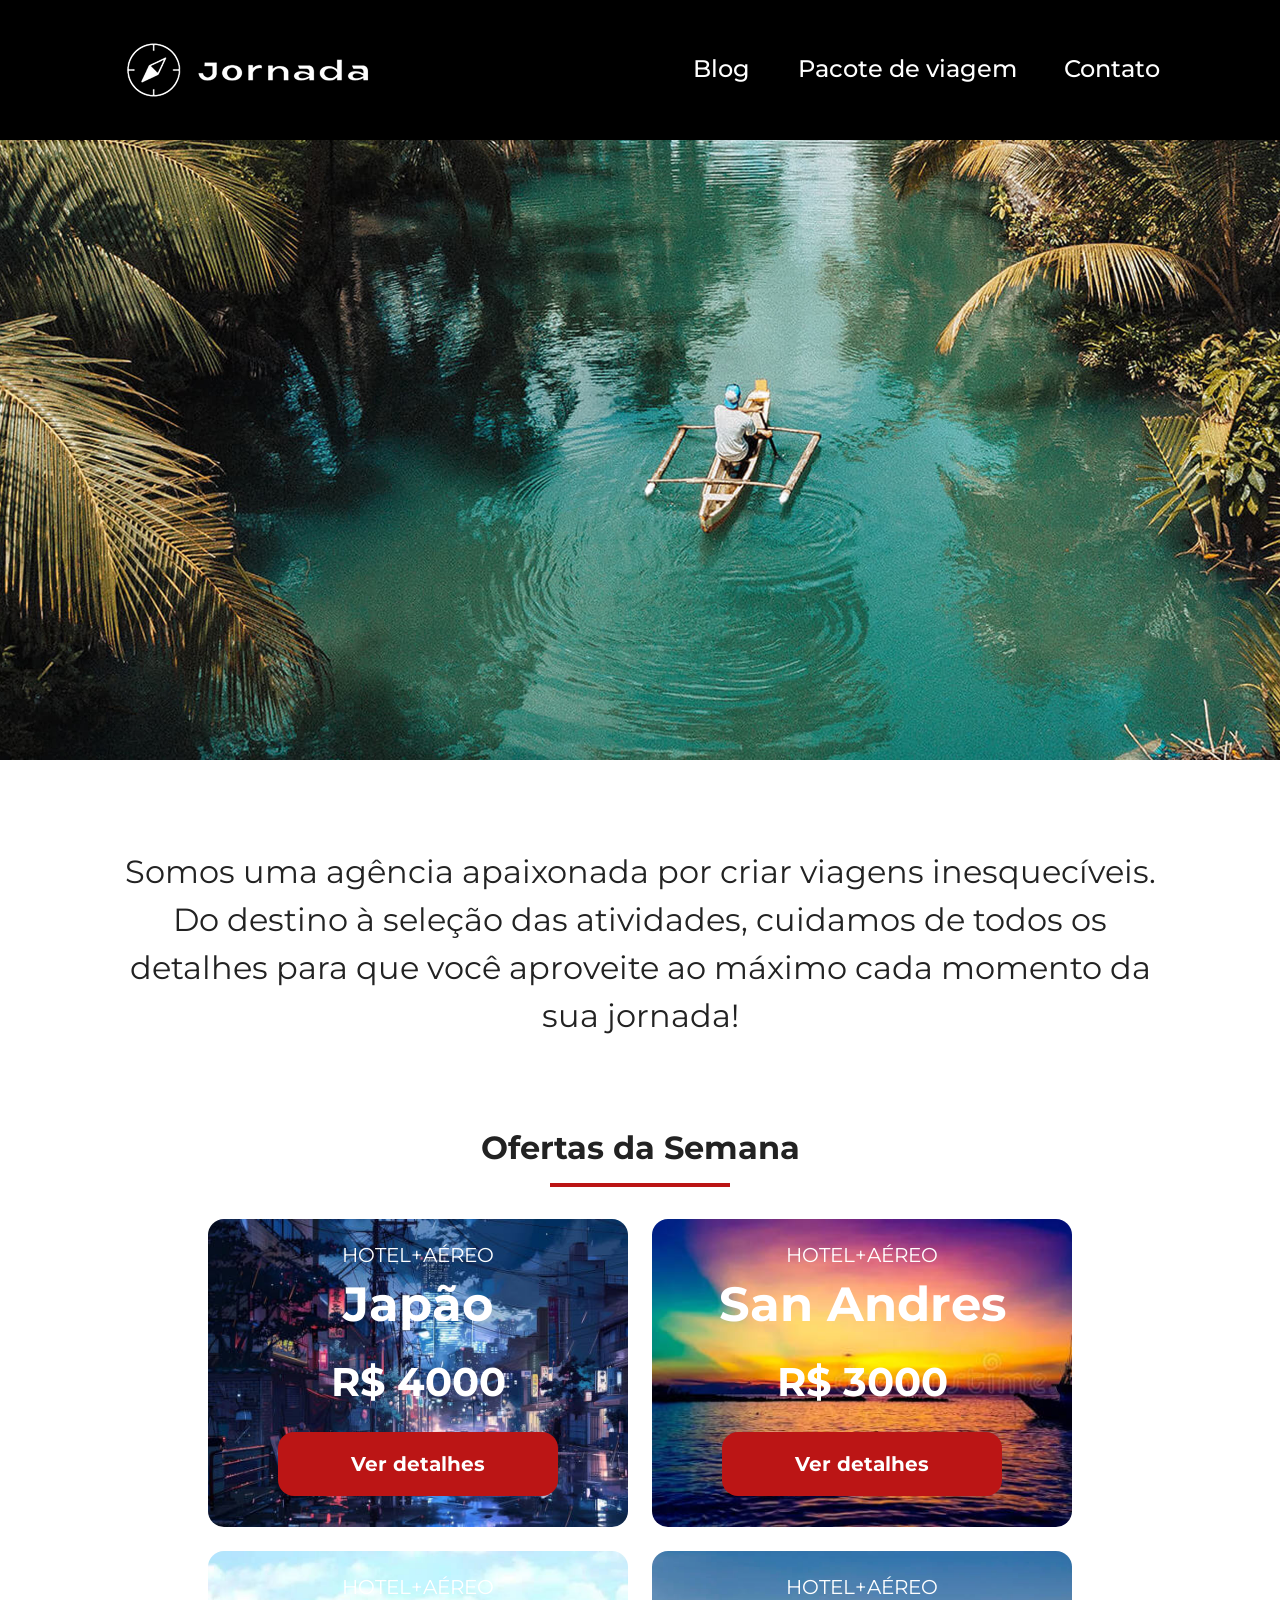
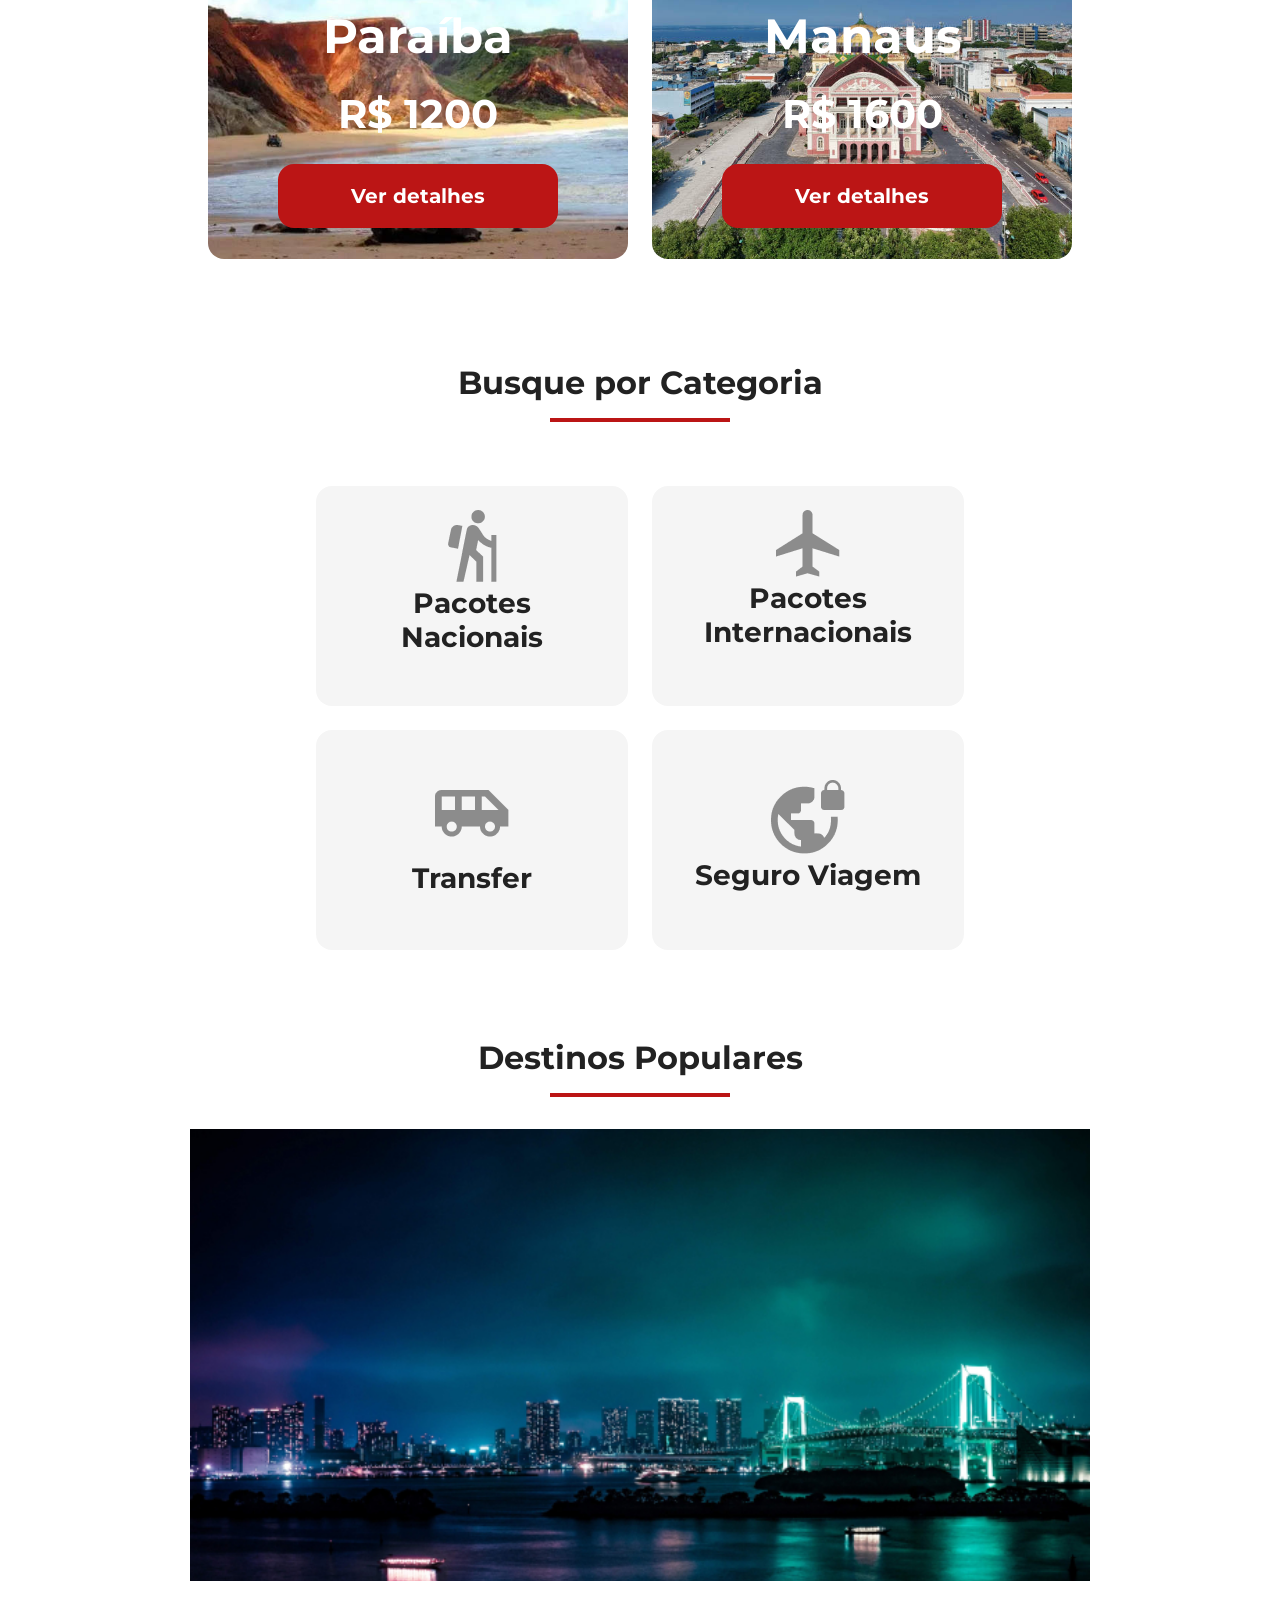
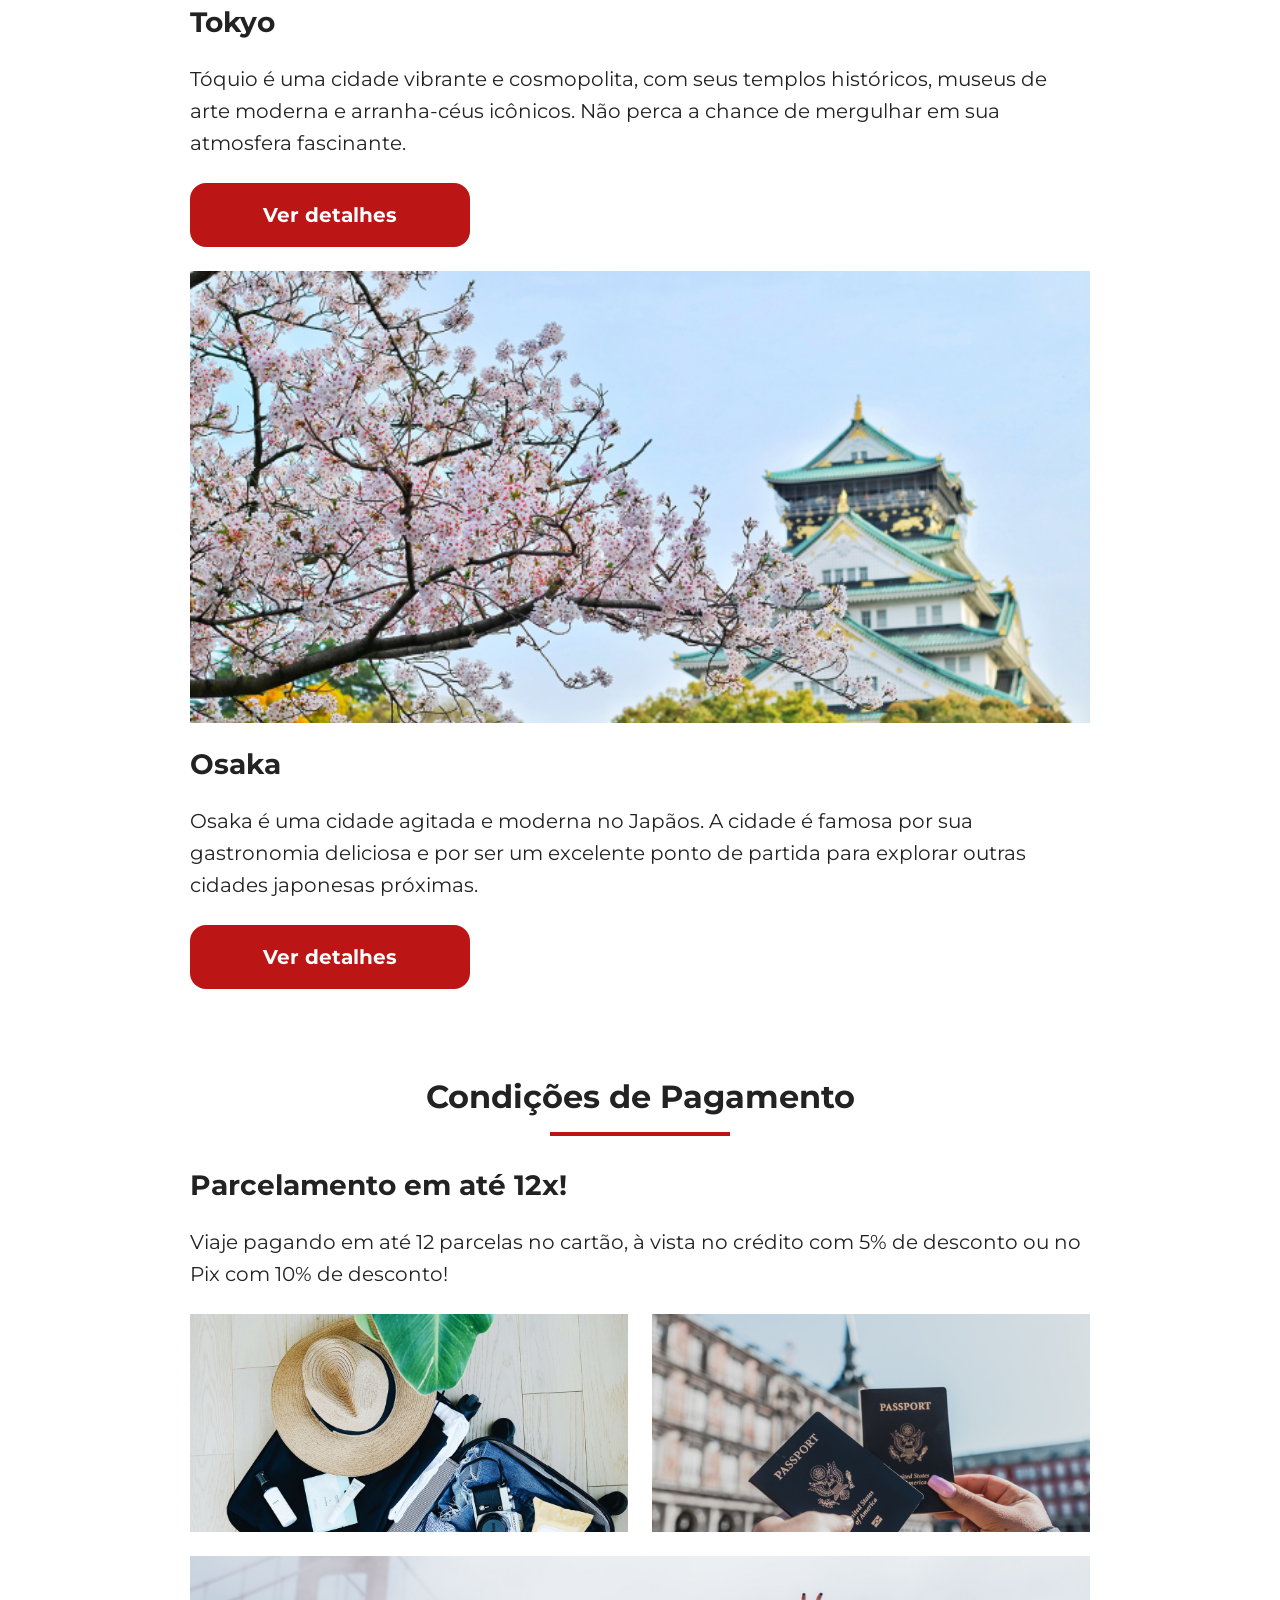
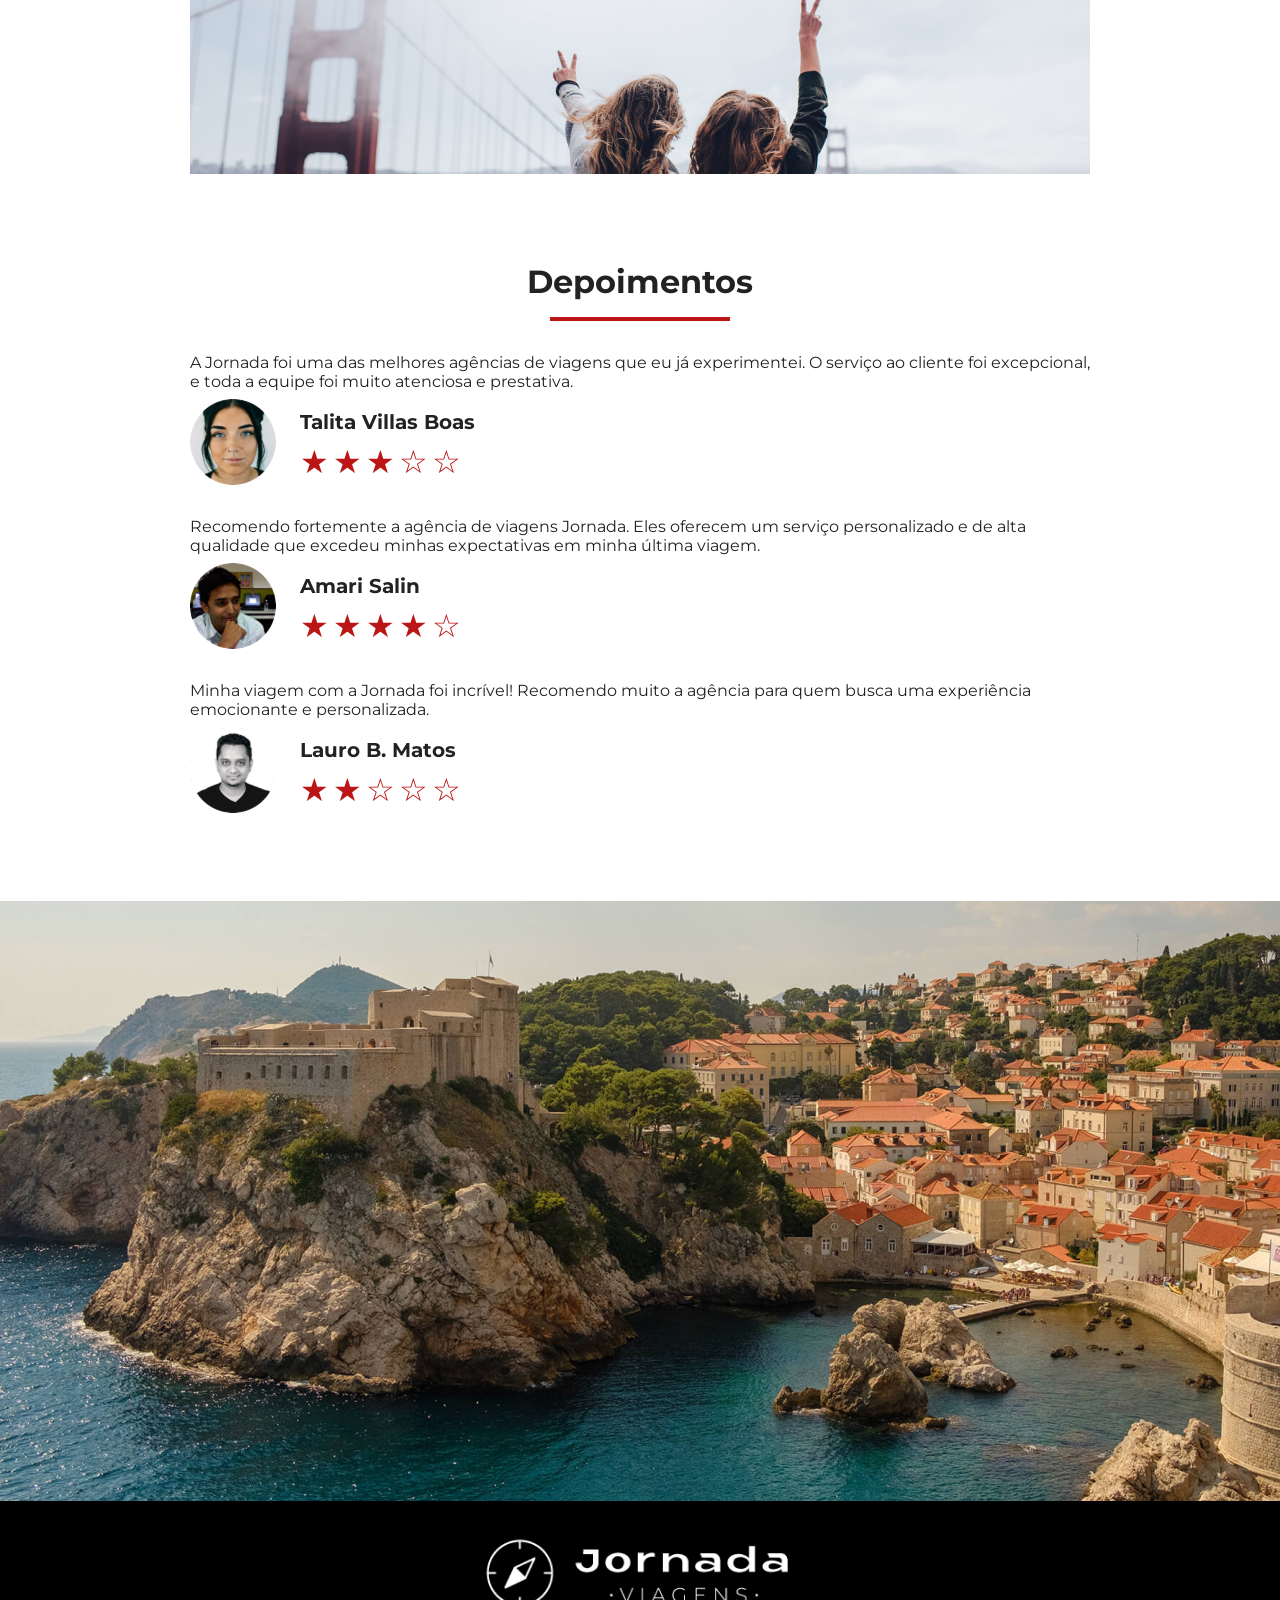
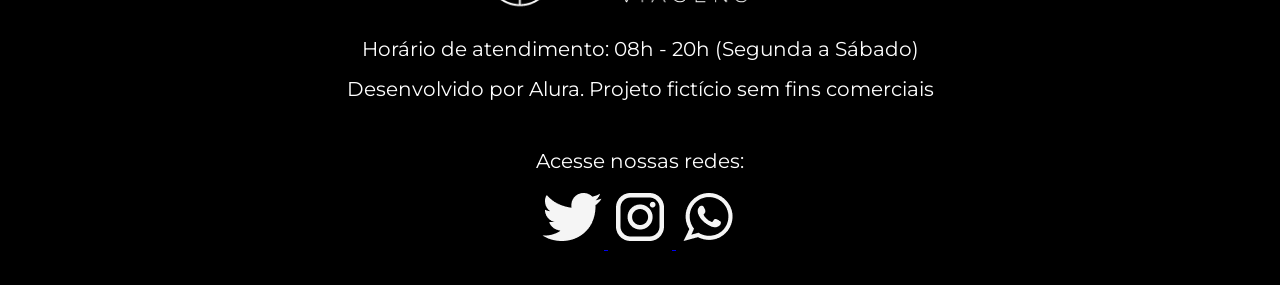
<file: index.html>
<!DOCTYPE html>
<html lang="pt-br">
  <head>
    <meta charset="UTF-8" />
    <meta name="viewport" content="width=device-width, initial-scale=1.0" />
    <meta name="description" content="Jornada Viagens, uma agência apaixonada por criar viagens inesquecíveis"/>
    <meta name="og: title" content="Jornada Viagens"/>
    <meta name="og: description" content="Jornada Viagens, uma agência apaixonada por criar viagens inesquecíveis"/>
    <meta name="og: image" content="https://RenataCV.github.io/jornada-viagens/img/logo-footer.png"/>
    <meta name="og: type" content="website"/>
    <meta name="og: url" content="https://RenataCV.github.io/jornada-viagens"/>
    <link rel="icon" href="favico-branco.svg" type="xml/svg">
    <link rel="stylesheet" href="css/style.css" />
    <title>Jornada Viagens</title>
  </head>
  <body>
    <header class="main-header">
      <a class="logo" href="index.html" title="voltar para a página inicial">
        <img 
          class="img-mobile" 
          src="img/bussola-jornada-branca.png" 
          alt="Bussola do logo Jornada Viagens na cor branca"
        />
        <img 
          class="img-desktop"
          src="img/bussola-text-jornada-branca.png" 
          alt="Logo Jornada Viagens na cor branca"
        />
      </a>
      <div class="navigation-menu">
        <label for="menu">
          <img src="img/menu.png" alt="menu">
        </label>
        <input type="checkbox" id="menu" hidden />
        <nav>
          <ul class="list-links">
            <li><a href="blog.html" target="_blank" title="Acessar Blog">Blog</a></li>
            <li><a href="pacotes-de-viagens.html" target="_blank" title="Acessar Pacotes de viagem">Pacote de viagem</a></li>
            <li><a href="contato.html" target="_blank" title="Acessar contato">Contato</a></li>
          </ul>
        </nav>        
      </div>
    </header>
    <secttion class="hero">
      <div class="hero-img"></div>
      <h2>
        Somos uma agência apaixonada por criar viagens inesquecíveis. Do destino à seleção das atividades, cuidamos de todos os detalhes para que você aproveite ao máximo cada momento da sua jornada!
      </h2>
    </secttion>
    <section class="offers">
      <div class="section-title">
        <h2>Ofertas da Semana</h2>
        <hr />
      </div>
      <div class="offers-cards">
        <article class="card japao">
          <header>
            <p>HOTEL+AÉREO</p>
            <h3>
              Japão <br /> 
              <span>R$ 4000</span>
            </h3>
          </header>
          <footer>
            <a href="#" class="buttom">Ver detalhes</a>
          </footer>
        </article>
        <article class="card san-andreas">
          <header>
            <p>HOTEL+AÉREO</p>
            <h3>
              San Andres <br /> 
              <span>R$ 3000</span>
            </h3>
          </header>
          <footer>
            <a href="#" class="buttom">Ver detalhes</a>
          </footer>
        </article>
        <article class="card paraiba">
          <header>
            <p>HOTEL+AÉREO</p>
            <h3>
              Paraíba <br /> 
              <span>R$ 1200</span>
            </h3>
          </header>
          <footer>
            <a href="#" class="buttom">Ver detalhes</a>
          </footer>
        </article>
        <article class="card manaus">
          <header>
            <p>HOTEL+AÉREO</p>
            <h3>
              Manaus <br /> 
              <span>R$ 1600</span>
            </h3>
          </header>
          <footer>
            <a href="#" class="buttom">Ver detalhes</a>
          </footer>
        </article>
      </div>
    </section>
    <section class="categories">
      <div class="section-title">
        <h2>Busque por Categoria</h2>
        <hr />
      </div>
      <div class="categories-cards">
        <a 
          class="card"
          href="#"
          target="_blank"
          title="Busque pela categoria Pacotes Nacionais"
        >
          <img 
            src="img/icone-pacotes-nacionais.png" 
            alt="ícone cinza representando uma pessoa fazendo tracking"
          />
          <h3 class="content-title">
            Pacotes <br />
            Nacionais
          </h3>
        </a>
        
        <a 
          class="card"
          href="#"
          target="_blank"
          title="Busque pela categoria Pacotes Internacionais"
        >
          <img 
            src="img/icone-pacotes-interacionais.png" 
            alt="ícone cinza representando um avião"
          />
          <h3 class="content-title">
            Pacotes <br />
            Internacionais
          </h3>
        </a>
        
        <a 
          class="card single-line transfer"
          href="#"
          target="_blank"
          title="Busque pela categoria Transfer"
        >
          <img 
            src="img/icone-transfer.png" 
            alt="ícone cinza representando um ônibus"
          />
          <h3 class="content-title">Transfer</h3>
        </a>
        <a 
          class="card single-line"
          href="#"
          target="_blank"
          title="Busque pela categoria Seguro Viagem"
        >
          <img 
            src="img/icone-seguro-viagem.png" 
            alt="ícone cinza representando um avião"
          />
          <h3 class="content-title">Seguro Viagem</h3>
        </a>
      </div>
    </section>
    <section class="destinations">
      <div class="section-title">
        <h2>Destinos Populares</h2>
        <hr />
      </div>
      <div class="destination-items">
        <article class="item tokyo">
          <header>
            <div class="img-item"></div>
            <h3 class="content-title">Tokyo</h3>
          </header>
          <p class="content-text">Tóquio é uma cidade vibrante e cosmopolita, com seus templos históricos, museus de arte moderna e arranha-céus icônicos. Não perca a chance de mergulhar em sua atmosfera fascinante.</p>
          <footer>
            <a 
              href="#" 
              class="buttom"
              target="_blank"
              title="Veja mais detalhes do destino Tokyo"
              >Ver detalhes</a>
          </footer>
        </article>
        <article class="item osaka">
          <header>
            <div class="img-item"></div>
            <h3 class="content-title">Osaka</h3>
          </header>
          <p class="content-text">Osaka é uma cidade agitada e moderna no Japãos. A cidade é famosa por sua gastronomia deliciosa e por ser um excelente ponto de partida para explorar outras cidades japonesas próximas.</p>
          <footer>
            <a 
            href="#" 
            class="buttom"
            target="_blank"
            title="Veja mais detalhes do destino Osaka"
            >Ver detalhes</a>
          </footer>
        </article>
      </div>
    </section>
    <section class="payments">
      <div class="section-title">
        <h2>Condições de Pagamento</h2>
        <hr />
      </div>
      <div class="content-container">
        <div class="text-content">
          <h3 class="content-title">Parcelamento em até 12x!</h3>
          <p class="content-text">
            Viaje pagando em até 12 parcelas no cartão, à vista no crédito com 5% de desconto ou no Pix com 10% de desconto!
          </p>
        </div>
        <div class="image-gallery">
          <div class="image first"></div>
          <div class="image second"></div>
          <div class="image thirdy colspan-2"></div>
        </div>
      </div>
    </section>
    <section class="testimonials">
      <div class="section-title">
        <h2>Depoimentos</h2>
        <hr />
        <div class="testimonial-container">
          <article>
            <header>
              <p>A Jornada foi uma das melhores agências de viagens que eu já experimentei. O serviço ao cliente foi excepcional, e toda a equipe foi muito atenciosa e prestativa.</p>
            </header>
            <footer>
              <img src="img/profile-1.png" alt="Imagem de perfil da cliente Talita Villas Boas">
              <div class="profile-content">
                <h3>Talita Villas Boas</h3>
                <div class="rating">
                  <span class="star">★</span>
                  <span class="star">★</span>
                  <span class="star">★</span>
                  <span class="star">☆</span>
                  <span class="star">☆</span>
                </div>
              </div>
            </footer>
          </article>
          <article>
            <header>
              <p>Recomendo fortemente a agência de viagens Jornada. Eles oferecem um serviço personalizado e de alta qualidade que excedeu minhas expectativas em minha última viagem.</p>
            </header>
            <footer>
              <img src="img/profile-2.png" alt="Imagem de perfil do cliente Amari Salin">
              <div class="profile-content">
                <h3>Amari Salin</h3>
                <div class="rating">
                  <span class="star">★</span>
                  <span class="star">★</span>
                  <span class="star">★</span>
                  <span class="star">★</span>
                  <span class="star">☆</span>
                </div>
              </div>
            </footer>
          </article>
          <article>
            <header>
              <p>Minha viagem com a Jornada foi incrível! Recomendo muito a agência para quem busca uma experiência emocionante e personalizada.</p>
            </header>
            <footer>
              <img src="img/profile-3.png" alt="Imagem de perfil do cliente Lauro B. Matos">
              <div class="profile-content">
                <h3>Lauro B. Matos</h3>
                <div class="rating">
                  <span class="star">★</span>
                  <span class="star">★</span>
                  <span class="star">☆</span>
                  <span class="star">☆</span>
                  <span class="star">☆</span>
                </div>
              </div>
            </footer></article>
        </div>
      </div>
    </section>
    <section class="bottom-hero">
      <div class="hero-img"></div>
    </section>
    <footer class="main-footer">
      <div class="footer-content">
        <img src="img/logo-footer.png" alt="logo completo Jornada Viagens">
        <p>Horário de atendimento: 08h - 20h (Segunda a Sábado)</p>
        <p>Desenvolvido por Alura. Projeto fictício sem fins comerciais</p>
      </div>
      <div class="footer-social">
        <p>Acesse nossas redes:</p>
        <a href="#" target="_blank" title="Acesse o Twitter do Jornada Viagens"
          ><img 
            src="img/icon-twitter.png" 
            alt="Ícone do twitter na cor branca"
          />
        </a>
        <a href="#" target="_blank" title="Acesse o Instagram do Jornada Viagens"
          ><img 
            src="img/icon-instagram.png" 
            alt="Ícone do Instagram na cor branca"
          />
        </a>
        <a href="#" target="_blank" title="Entre em concato através do WhatsApp do Jornada Viagens"
          ><img 
            src="img/icon-whatsapp.png" 
            alt="Ícone do WhatsApp na cor branca"
          />
        </a>
      </div>
    </footer>
  </body>
</html>
</file>
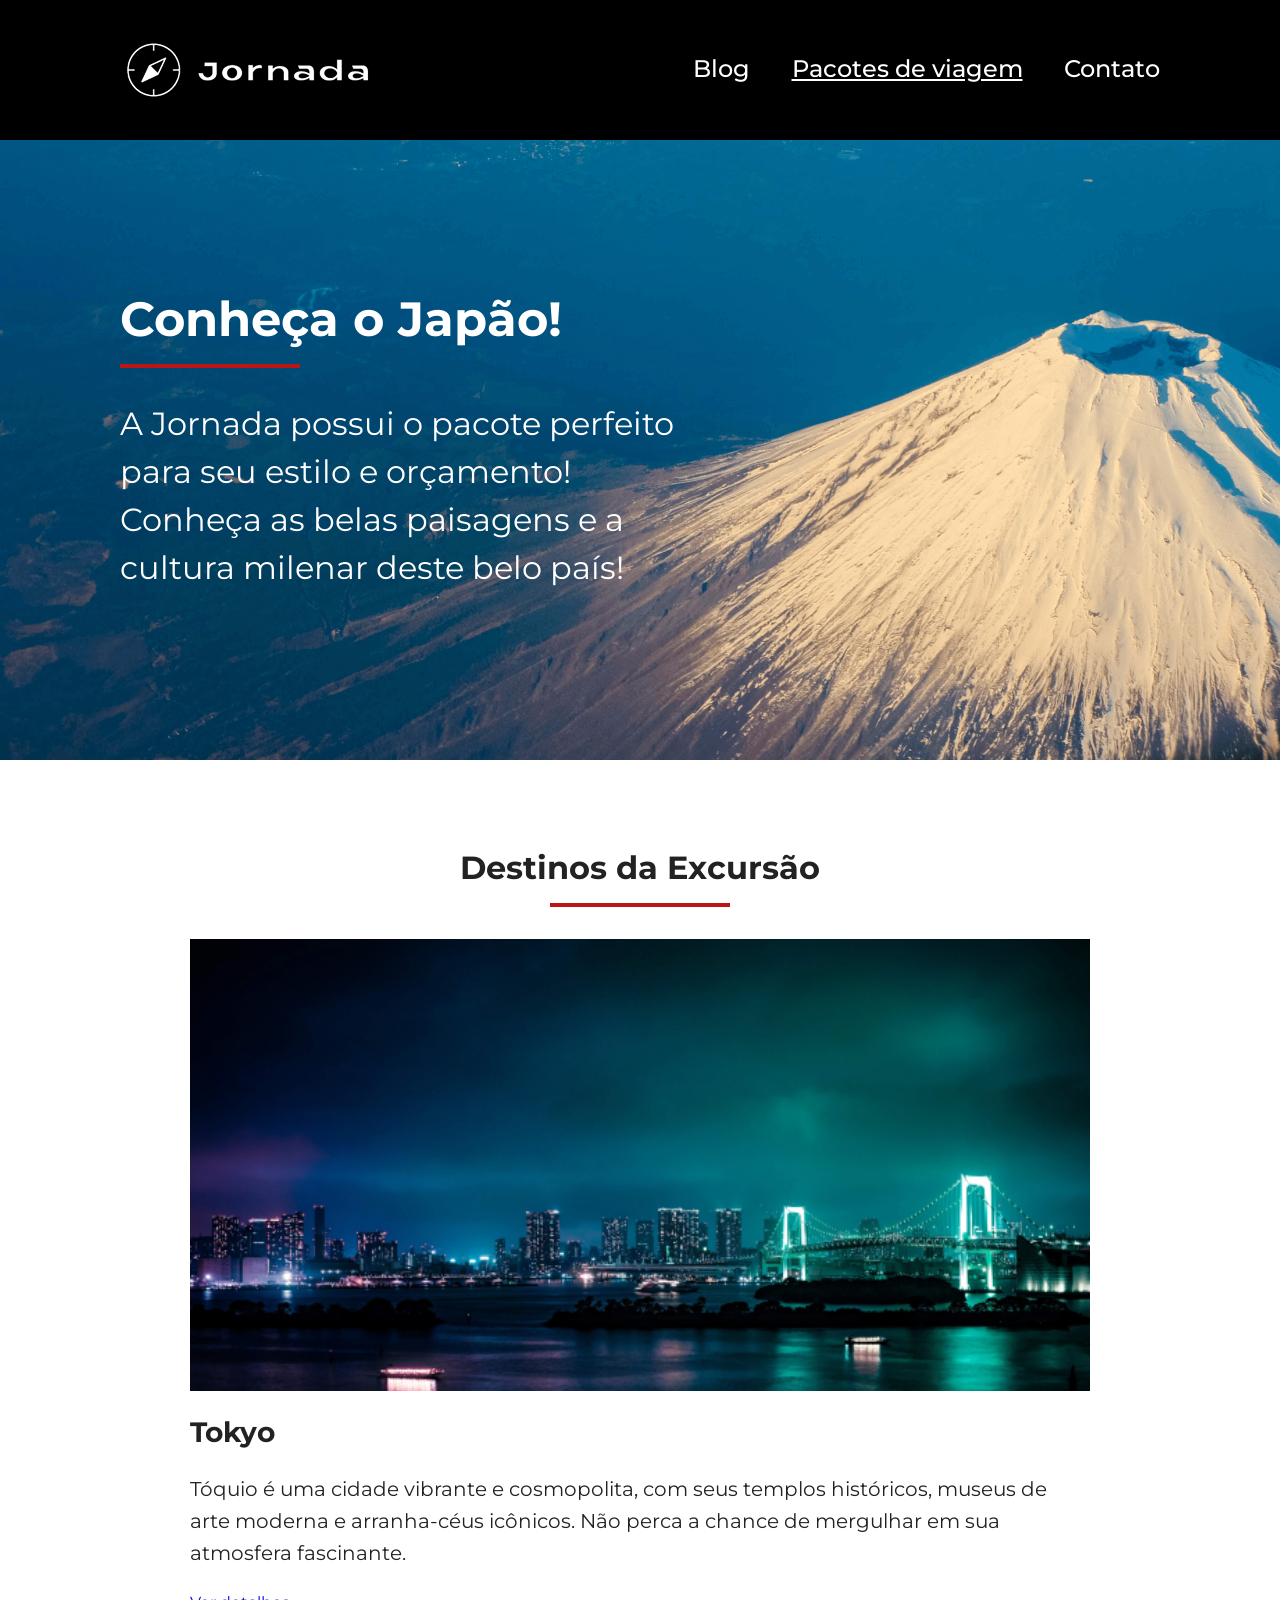
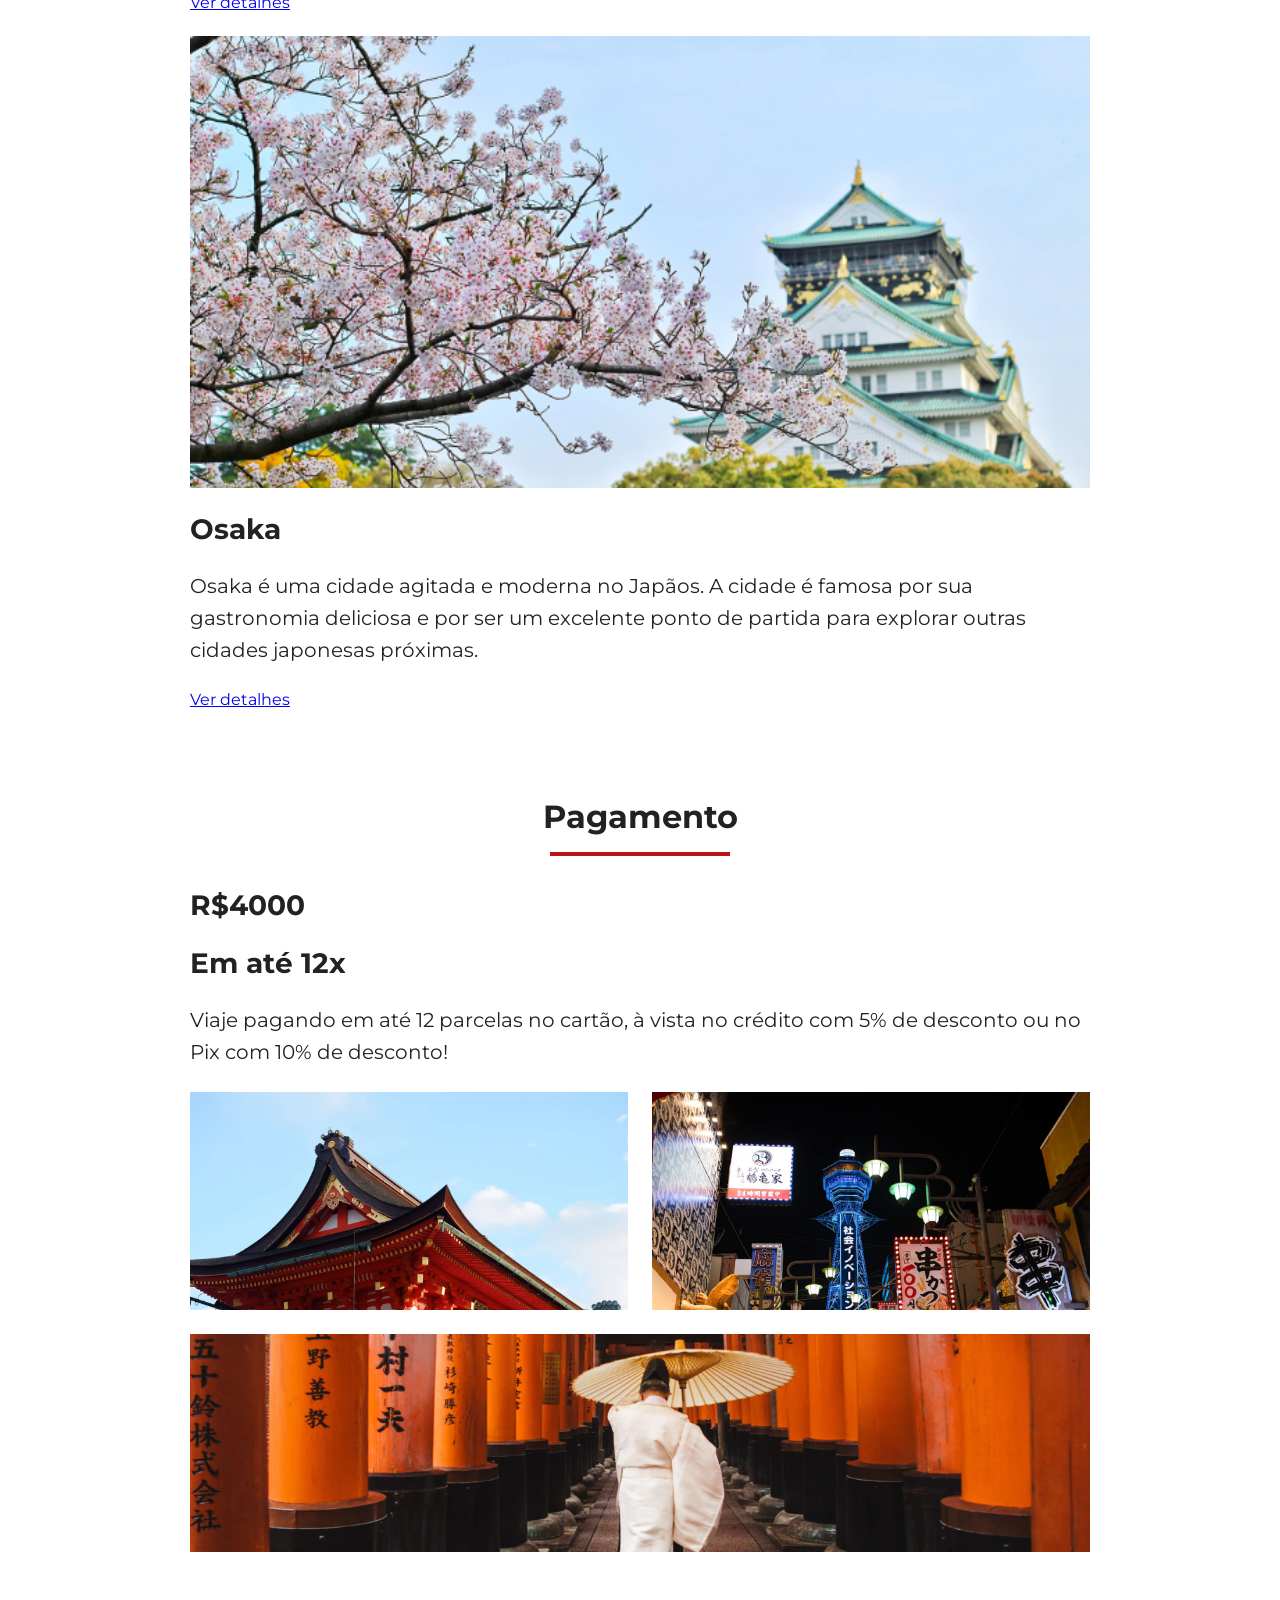
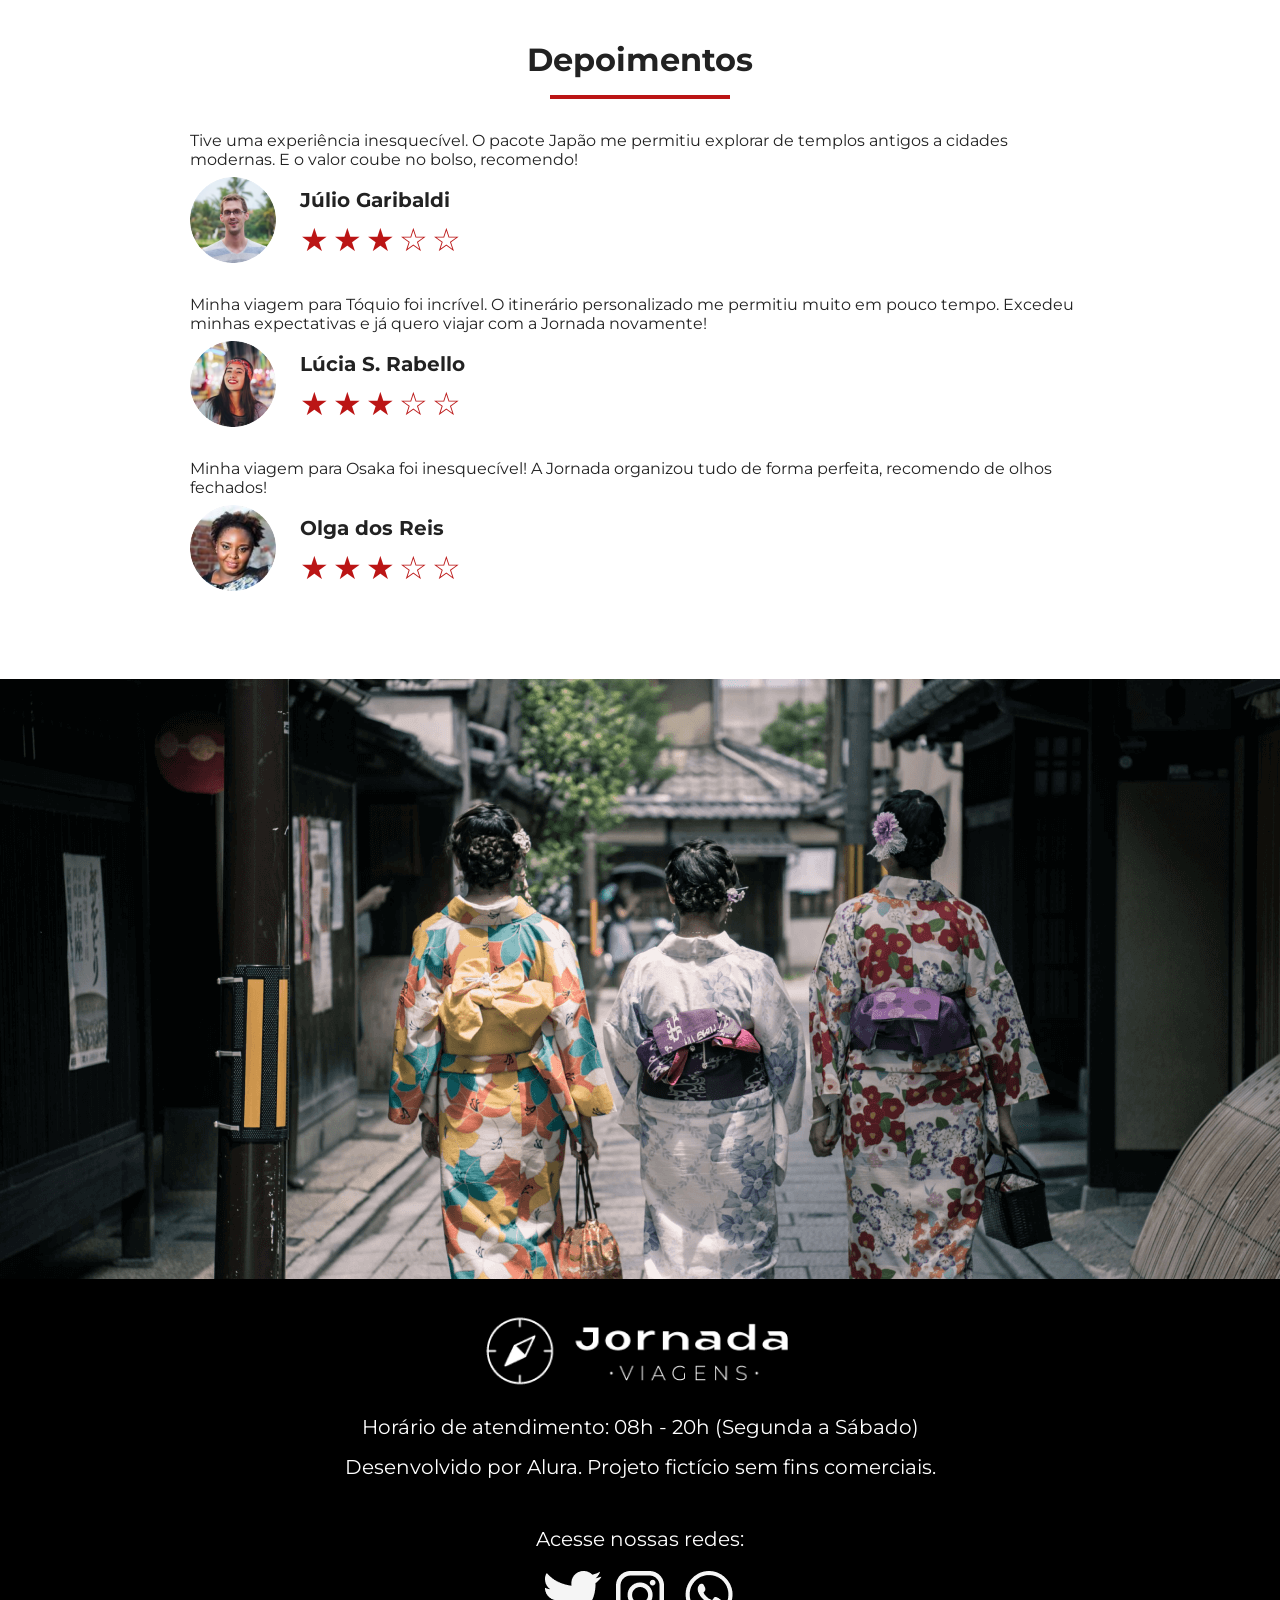
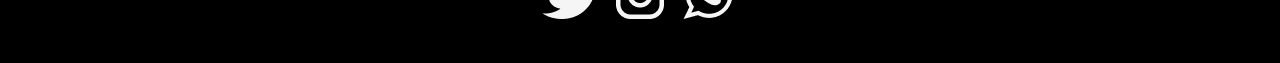
<file: pacotes-de-viagens.html>
<!DOCTYPE html>
<html lang="pt-br">
<head>
    <meta charset="UTF-8">
    <meta name="viewport" content="width=device-width, initial-scale=1.0">
    <meta name="description" content="Jornada Viagens,uma agência apaixonada por criar viagens inesquecíveis">
    <meta name="og: title" content="Jornada Viagens">
    <meta name="og: description" content="Jornada Viagens,uma agência apaixonada por criar viagens inesquecíveis">
    <meta name="og: image" content="https://RenataCV.github.io/jornada-viagens/img/logo-footer.png">
    <meta name="og: type" content="website">
    <meta name="og: url" content="https://RenataCV.github.io/jornada-viagens">
    <link rel="icon" href="favico-branco.svg" type="xml/svg">
    <link rel="stylesheet" href="css/style.css">
    <title>Jornada Viagens</title>
</head>
<body>
    <header class="main-header">
        <a class="logo" href="index.html" title="voltar para a página inicial">
          <img 
            class="img-mobile" 
            src="img/bussola-jornada-branca.png" 
            alt="Bussola do logo Jornada Viagens na cor branca"
          />
          <img 
            class="img-desktop"
            src="img/bussola-text-jornada-branca.png" 
            alt="Logo Jornada Viagens na cor branca"
          />
        </a>
        <div class="navigation-menu">
          <label for="menu">
            <img src="img/menu.png" alt="menu">
          </label>
          <input type="checkbox" id="menu" hidden />
          <nav>
            <ul class="list-links">
              <li><a href="blog.html" target="_blank" title="Acessar Blog">Blog</a></li>
              <li><a class="active" href="pacotes-de-viagens.html" target="_blank" title="Acessar Pacotes de viagem">Pacotes de viagem</a></li>
              <li><a href="contato.html" target="_blank" title="Acessar contato">Contato</a></li>
            </ul>
          </nav>        
        </div>
    </header>
    <section class="travel-packages hero">
        <div class="hero-img">
          <div class="hero-content">
            <h1>Conheça o Japão!</h1>
            <hr />
            <p>
              A Jornada possui o pacote perfeito para seu estilo e orçamento!
              Conheça as belas paisagens e a  cultura milenar deste belo país!
            </p>
          </div>  
        </div>
    </section>
    <section class="travel-packages destinations">
        <div class="section-title">
          <h2>Destinos da Excursão</h2>
          <hr />
        </div>
        <div class="destination-items">
          <article class="item tokyo">
            <header>
              <div class="img-item"></div>
              <h3 class="content-title">Tokyo</h3>
            </header>
            <p class="content-text">
              Tóquio é uma cidade vibrante e cosmopolita, com seus templos
              históricos, museus de arte moderna e arranha-céus icônicos. Não
              perca a chance de mergulhar em sua atmosfera fascinante.
            </p>
            <footer>
              <a
                href="#"
                class="button"
                target="_blank"
                title="Veja mais detalhes do destino Tokyo"
                >Ver detalhes</a
              >
            </footer>
          </article>
          <article class="item osaka">
            <header>
              <div class="img-item"></div>
              <h3 class="content-title">Osaka</h3>
            </header>
            <p class="content-text">
              Osaka é uma cidade agitada e moderna no Japãos. A cidade é famosa
              por sua gastronomia deliciosa e por ser um excelente ponto de
              partida para explorar outras cidades japonesas próximas.
            </p>
            <footer>
              <a
                href="#"
                class="button"
                target="_blank"
                title="Veja mais detalhes do destino Osaka"
                >Ver detalhes</a
              >
            </footer>
          </article>
        </div>
    </section>
    <section class="travel-packages payments">
        <div class="section-title">
          <h2>Pagamento</h2>
          <hr />
        </div>
        <div class="content-container">
          <div class="text-content">
            <h3 class="content-title">R$4000</h3>
            <h3 class="content-title">Em até 12x</h3>
  
            <p class="content-text">
              Viaje pagando em até 12 parcelas no cartão, à vista no crédito com
              5% de desconto ou no Pix com 10% de desconto!
            </p>
          </div>
          <div class="image-gallery">
            <div class="image first"></div>
            <div class="image second"></div>
            <div class="image thirdy colspan-2"></div>
          </div>
        </div>
    </section>
    <section class="testimonials">
        <div class="section-title">
          <h2>Depoimentos</h2>
          <hr />
        </div>
        <div class="testimonial-container">
          <article>
            <header>
              <p>
                Tive uma experiência inesquecível. O pacote Japão me permitiu
                explorar de templos antigos a cidades modernas. E o valor coube no
                bolso, recomendo!
              </p>
            </header>
            <footer>
              <img
                src="img/travel-packages/avatar-julio.png"
                alt="imagem de perfil do cliente Júlio Garibaldi"
              />
              <div class="profile-content">
                <h3>Júlio Garibaldi</h3>
                <div class="rating">
                  <span class="star">★</span>
                  <span class="star">★</span>
                  <span class="star">★</span>
                  <span class="star">☆</span>
                  <span class="star">☆</span>
                </div>
              </div>
            </footer>
          </article>
          <article>
            <header>
              <p>
                Minha viagem para Tóquio foi incrível. O itinerário personalizado
                me permitiu muito em pouco tempo. Excedeu minhas expectativas e já
                quero viajar com a Jornada novamente!
              </p>
            </header>
            <footer>
              <img
                src="img/travel-packages/avatar-lucia.png"
                alt="imagem de perfil da cliente Lúcia S. Rabello"
              />
              <div class="profile-content">
                <h3>Lúcia S. Rabello</h3>
                <div class="rating">
                  <span class="star">★</span>
                  <span class="star">★</span>
                  <span class="star">★</span>
                  <span class="star">☆</span>
                  <span class="star">☆</span>
                </div>
              </div>
            </footer>
          </article>
          <article>
            <header>
              <p>
                Minha viagem para Osaka foi inesquecível! A Jornada organizou tudo
                de forma perfeita, recomendo de olhos fechados!
              </p>
            </header>
            <footer>
              <img
                src="img/travel-packages/avatar-olga.png"
                alt="imagem de perfil da cliente Olga dos Reis"
              />
              <div class="profile-content">
                <h3>Olga dos Reis</h3>
                <div class="rating">
                  <span class="star">★</span>
                  <span class="star">★</span>
                  <span class="star">★</span>
                  <span class="star">☆</span>
                  <span class="star">☆</span>
                </div>
              </div>
            </footer>
          </article>
        </div>
    </section>
    <section class="travel-packages bottom-hero">
        <div class="hero-img"></div>
    </section>
    <footer class="main-footer">
        <div class="footer-content">
          <img src="img/logo-footer.png" alt="logo completo Jornada Viagens" />
          <p>Horário de atendimento: 08h - 20h (Segunda a Sábado)</p>
          <p>Desenvolvido por Alura. Projeto fictício sem fins comerciais.</p>
        </div>
        <div class="footer-social">
          <p>Acesse nossas redes:</p>
  
          <a href="#" target="_blank" title="Acesse o Twitter do Jornada Viagens"
            ><img
              src="img/icon-twitter.png"
              alt="icone do Twitter na cor branca"
          /></a>
  
          <a
            href="#"
            target="_blank"
            title="Acesse o Instagram do Jornada Viagens"
            ><img
              src="img/icon-instagram.png"
              alt="icone do Instagram na cor branca"
          /></a>
  
          <a href="#" target="_blank" title="Entre em contato através do whatsapp"
            ><img
              src="img/icon-whatsapp.png"
              alt="icone do whatsapp na cor branca"
          /></a>
        </div>
    </footer>
    
</body>
</html>
</file>
<file: css/style.css>
@import url(global.css);
@import url(header.css);
@import url(hero.css);
@import url(offers.css);
@import url(categories.css);
@import url(destinations.css);
@import url(payments.css);
@import url(testimonials.css);
@import url(footer.css);
</file>
